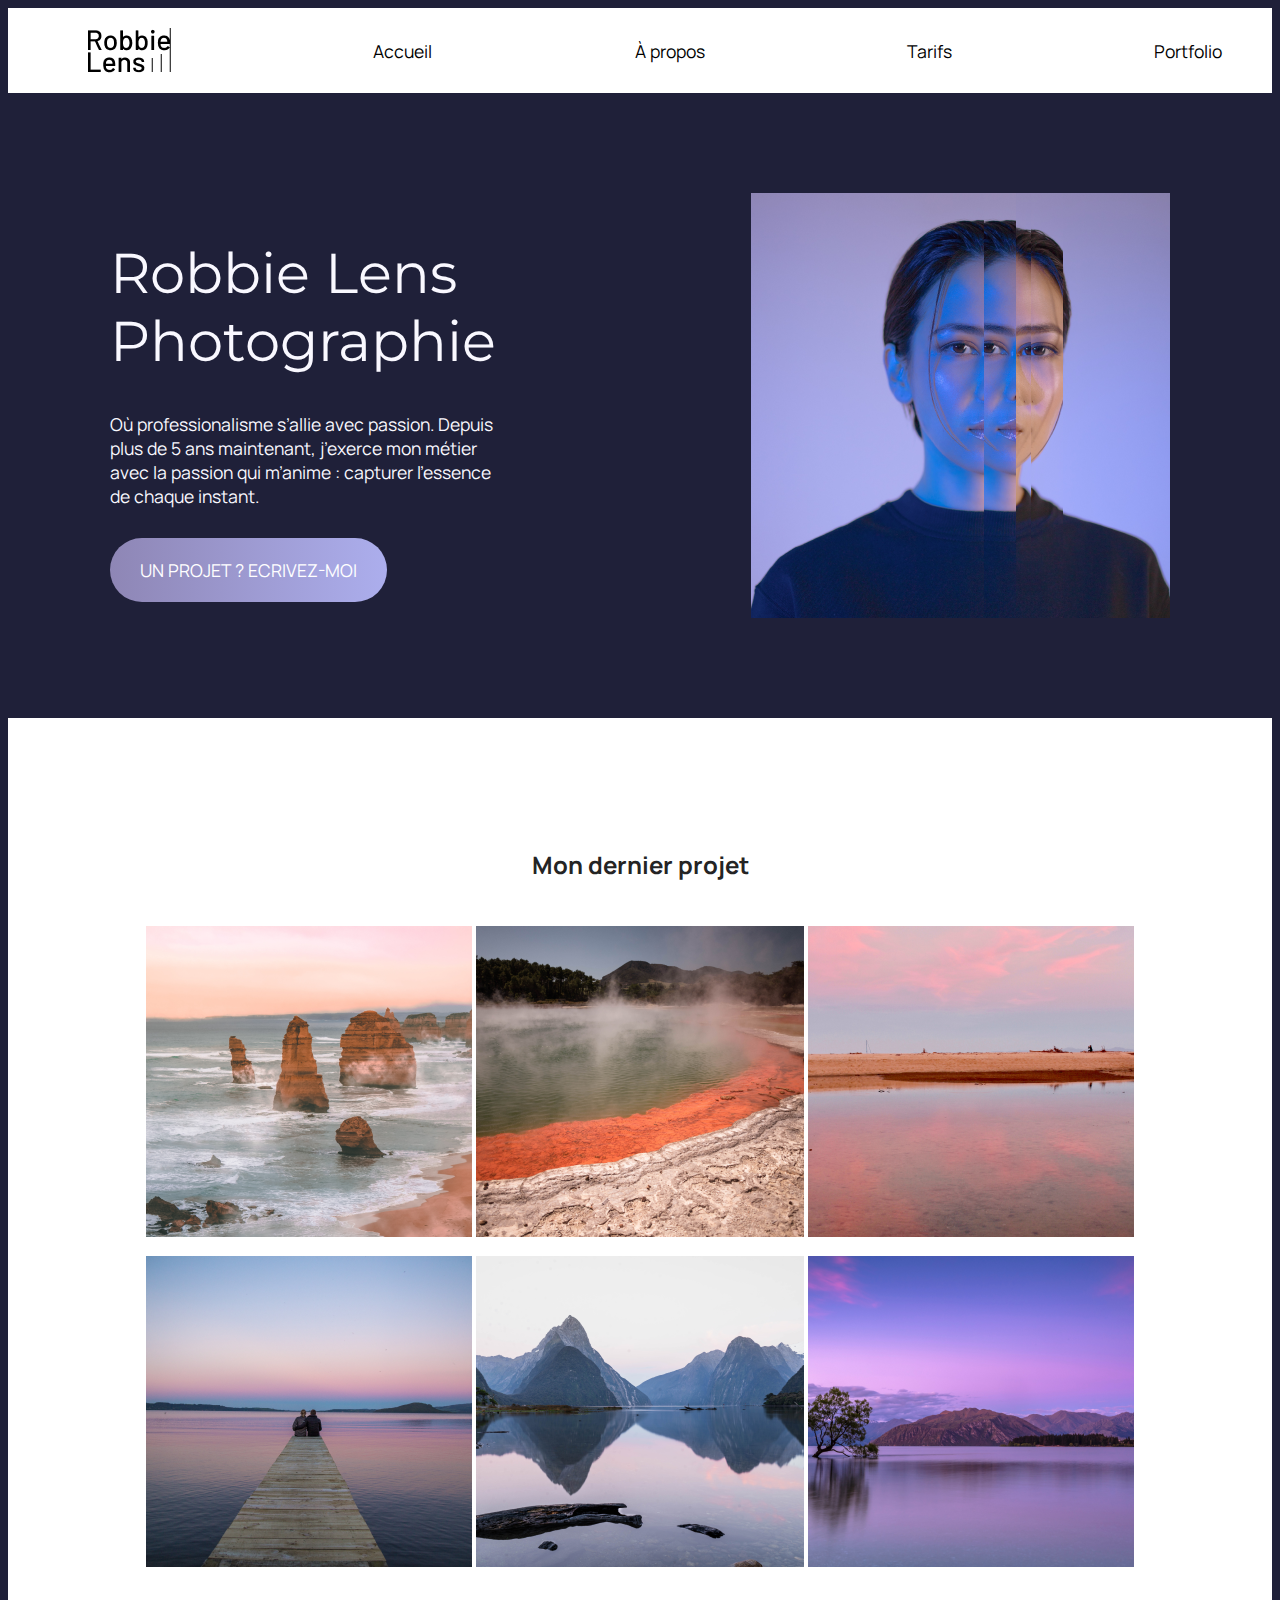
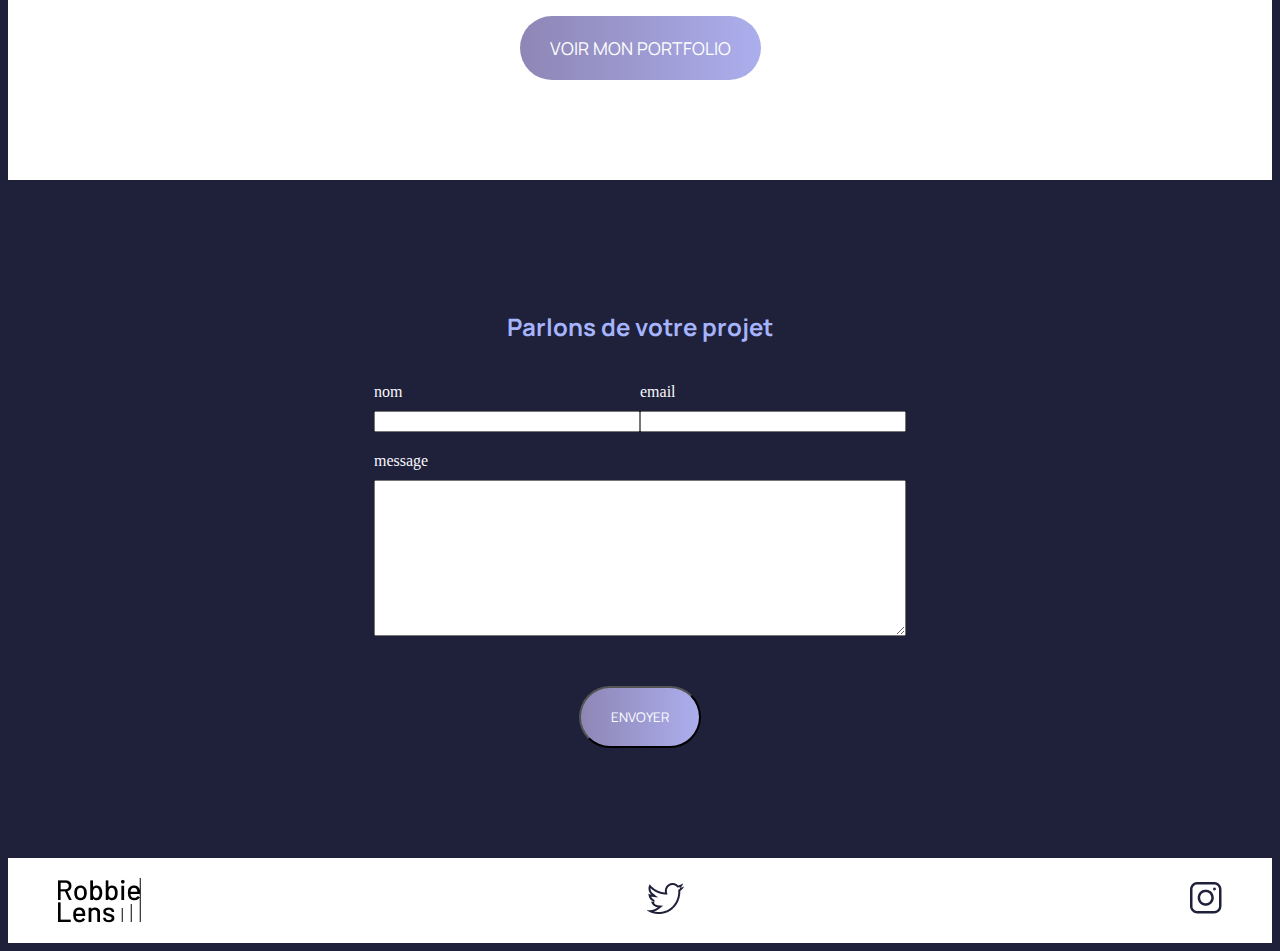
<file: index.html>
<!DOCTYPE html>
<html lang="fr">

<head>
    <meta charset="utf-8">
    <title> Accueil - Robbie Les Photographie </title>

    <link href="styles/index.css" rel="stylesheet">
    <meta name="viewport" content="width=device-width, intial-scale=1.0">

    <link rel="preconnect" href="https://fonts.googleapis.com">
    <link rel="preconnect" href="https://fonts.gstatic.com" crossorigin>
    <link href="https://fonts.googleapis.com/css2?family=Montserrat:ital,wght@0,100..900;1,100..900&display=swap" rel="stylesheet">

    <link rel="preconnect" href="https://fonts.googleapis.com">
    <link rel="preconnect" href="https://fonts.gstatic.com" crossorigin>
    <link href="https://fonts.googleapis.com/css2?family=Manrope:wght@200..800&family=Montserrat:ital,wght@0,100..900;1,100..900&display=swap" rel="stylesheet">
</head>

<body>
    <header>
        <nav>
            <!-- <div class="entete"> -->
                <img src="images/logo.png" title="À propos" alt="À propos">
                <a href="index.html">Accueil</a>
                <a href="a-propos.html"> À propos </a>
                <a href="tarifs.html"> Tarifs </a>
                <a href="portfolio.html"> Portfolio </a>
            <!-- </div> -->
        </nav>
    </header>   
    <main>
        <section class="accuiel-introduction">
            <div >
                <h1> Robbie Lens Photographie</h1>
                <pr> 
                    Où <span class="class2">professionalisme</span> s’allie avec <span class="class2">passion</span>. Depuis plus de 5 ans maintenant, j’exerce mon métier avec la passion
                    qui m’anime : capturer l’essence de chaque instant.
                </pr>  
                <a href="#contact" class="cta">UN PROJET ? ECRIVEZ-MOI</a> 
            </div> 
            <img src="images/robbie-lens.png" title="Accueil - Robbie Les Photographie" alt="Accueil - Robbie Les Photographie">   
        </section>
        <section class="accuiel-photos">
            <h2>Mon dernier projet</h2>
            <div>
                <img src="images/accueil/element-1.png" alt="Twelve apostles - Australie">
                <img src="images/accueil/element-2.png" alt="Wai-O-Tapu - Nouvelle-Zélande">
                <img src="images/accueil/element-3.png" alt="Parc National d’Abel Tasman - Nouvelle-Zélande">
            </div>
            <div>
                <img src="images/accueil/element-4.png" alt="Lac Rotorua - Nouvelle-Zélande">
                <img src="images/accueil/element-5.png" alt="Milford Sound - Nouvelle-Zélande">
                <img src="images/accueil/element-6.png" alt="Lac Wanaka - Nouvelle-Zélande">
            </div>
            <div>
                <a class="cta" href="portfolio.html">VOIR MON PORTFOLIO</a>
            </div>
        </section>
        
        <section>
            <h2  id="contact" class="section-contact">Parlons de votre projet</h2>
            <form method="get" action="">
                <div class="format-nom-email">
                    <div>
                        <label class="nom-email-message" for="nom">nom</label>
                        <input type="text" name="nom" id="nom">
                    </div>
                    <div>
                        <label class="nom-email-message" for="email">email</label>
                        <input type="email" name="email" id="Email" >
                    </div>
                </div>
                <div  class="format-message">
                    <label class="nom-email-message" for="message">message</label>
                    <textarea name="message" id="message" rows="10"> </textarea>
                </div>
                <div  class="format-button">
                    <input type="submit" value="ENVOYER" class="cta">
                </div>
            </form>
        </section>
    </main>  
    <footer>  
        <!-- <div class="pied"> -->
            <img src="images/logo.png" title="À propos" alt="À propos">
            <a href="https://twitter.com/" target="_blank">
                <img src="images/twitter.png" title="Twitter handle" alt="Twitter handle X"></a>
            <a href="https://www.instagram.com/"target="_blank">
                <img src="images/instagram.png" title="Instagram handle" alt="Instagram handle"></a>
        <!-- </div> -->
    </footer> 


</body>
</html>
</file>
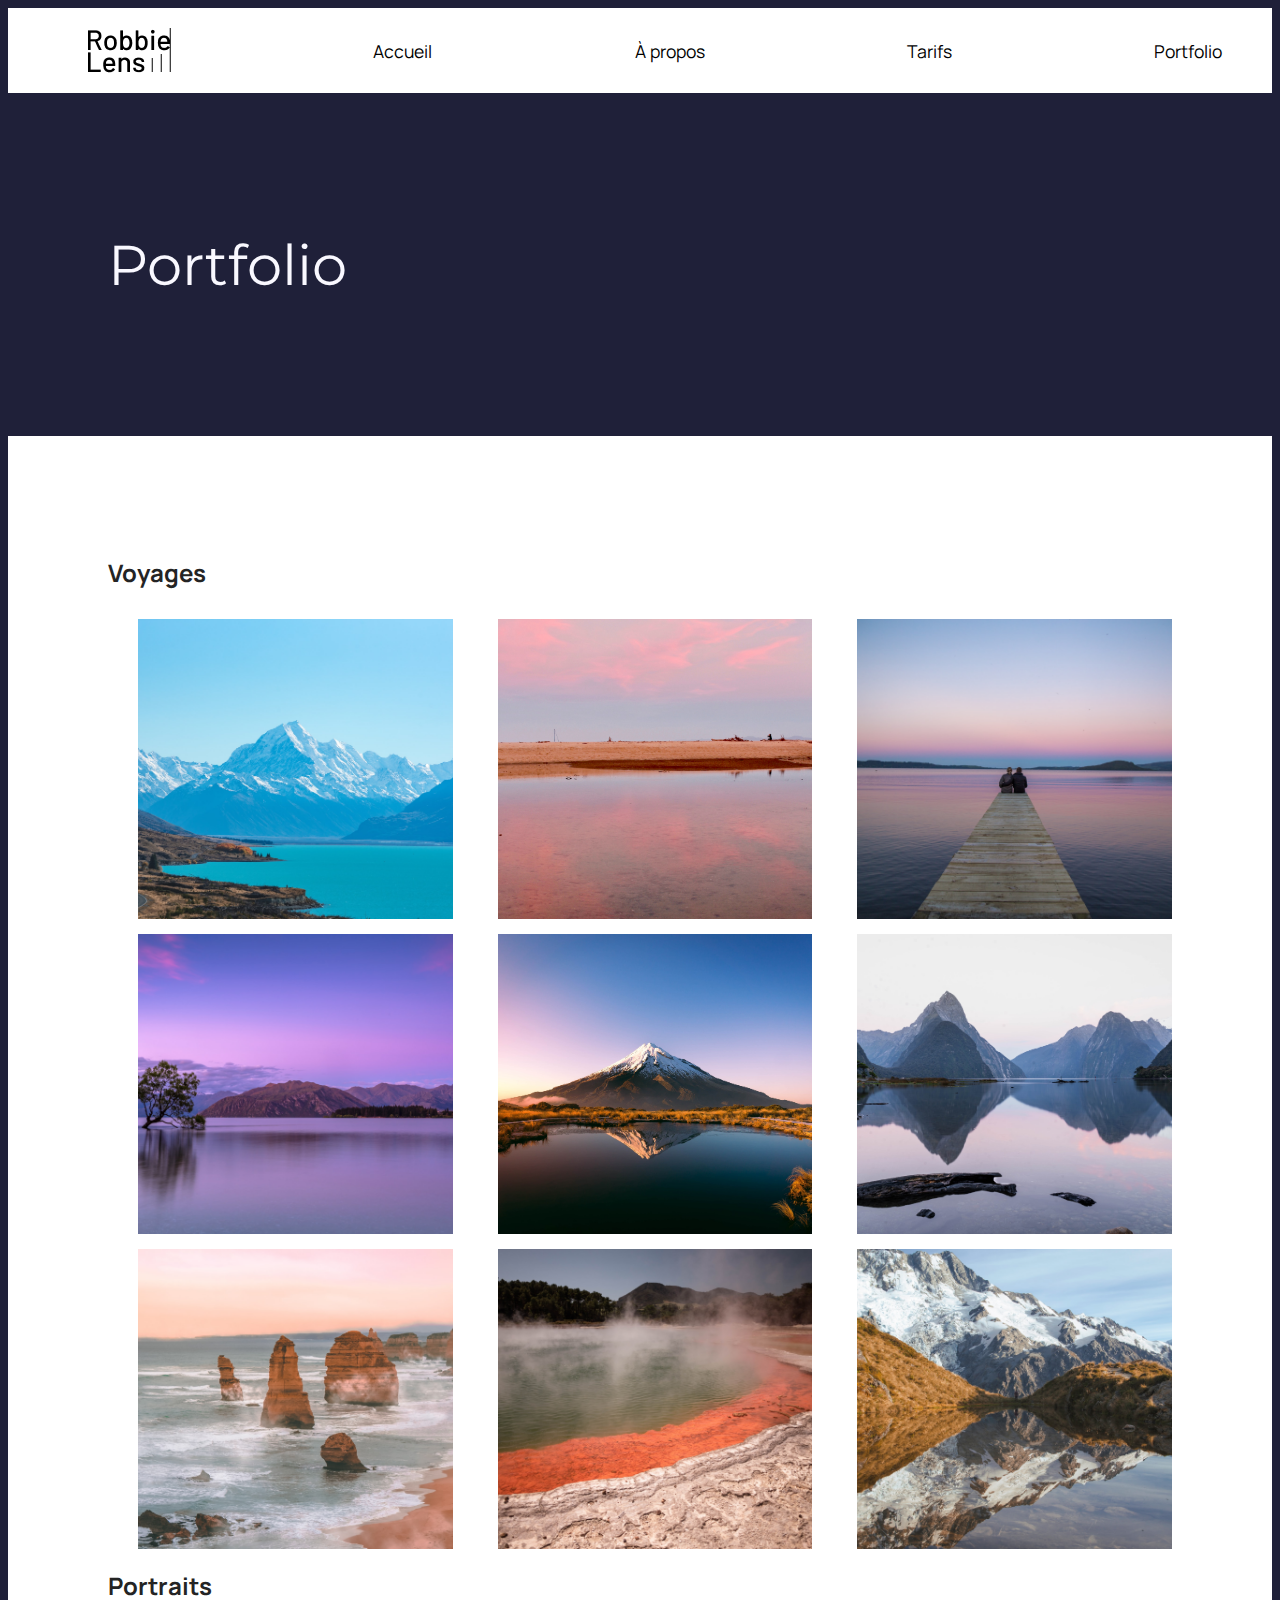
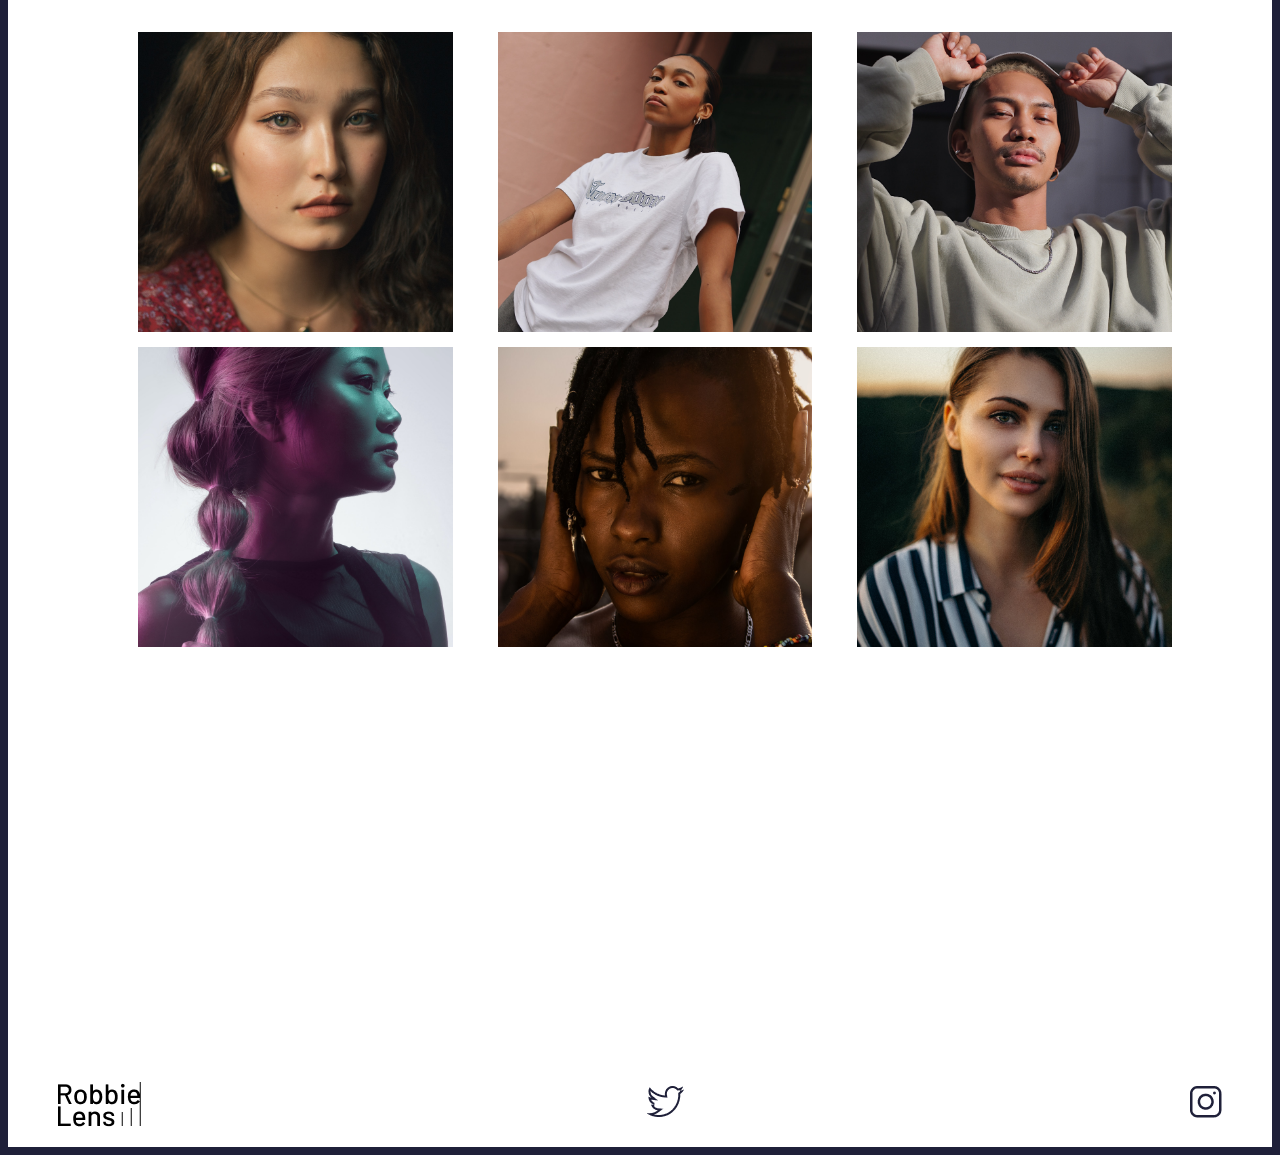
<file: portfolio.html>
<!DOCTYPE html>
<html lang="fr">

<head>
    <meta charset="utf-8">
    <title> Portfolio - Robbie Les Photographie </title>

    <link href="styles/portfolio.css" rel="stylesheet">

    <link rel="preconnect" href="https://fonts.googleapis.com">
    <link rel="preconnect" href="https://fonts.gstatic.com" crossorigin>
    <link href="https://fonts.googleapis.com/css2?family=Montserrat:ital,wght@0,100..900;1,100..900&display=swap" rel="stylesheet">

    <link rel="preconnect" href="https://fonts.googleapis.com">
    <link rel="preconnect" href="https://fonts.gstatic.com" crossorigin>
    <link href="https://fonts.googleapis.com/css2?family=Manrope:wght@200..800&family=Montserrat:ital,wght@0,100..900;1,100..900&display=swap" rel="stylesheet">
</head>
<body>
    <header>
        <nav>
            <!-- <div class="entete"> -->
                <img src="images/logo.png" title="Accueil" alt="Accueil">
                <a href="index.html">Accueil</a>
                <a href="a-propos.html"> À propos </a>
                <a href="tarifs.html"> Tarifs </a>
                <a href="portfolio.html"> Portfolio </a>
            <!-- </div> -->
        </nav>
    </header>
    <main>
        <section>
            <h1>Portfolio</h1>
        </section>
        <section class="portfolio-section-photos">
            <h2>Voyages</h2>
            <div class="grid-paysages">
                <a href="images/portfolio/paysage1.jpg">
                    <img src="images/portfolio/paysage1.jpg" alt="Mont Aoraki - Nouvelle-Zélande" >
                    <div class="photo-hover">Voir la photo</div>
                </a>
                <a href="images/portfolio/paysage2.jpg">
                    <img src="images/portfolio/paysage2.jpg" alt="Parc National d’Abel Tasman - Nouvelle-Zélande" >
                    <div class="photo-hover">Voir la photo</div>
                </a>
                <a href="images/portfolio/paysage3.jpg">
                    <img src="images/portfolio/paysage3.jpg" alt="Lac Rotorua - Nouvelle-Zélande" >
                    <div class="photo-hover">Voir la photo</div>
                <a href="images/portfolio/paysage4.jpg">
                    <img src="images/portfolio/paysage4.jpg" alt="Lac Wanaka - Nouvelle-Zélande" >
                    <div class="photo-hover">Voir la photo</div>
                <a href="images/portfolio/paysage5.jpg">
                    <img src="images/portfolio/paysage5.jpg" alt="Mont Taranaki - Nouvelle-Zélande" >
                    <div class="photo-hover">Voir la photo</div>
                </a>
                <a href="images/portfolio/paysage6.jpg"> 
                    <img src="images/portfolio/paysage6.jpg" alt="Milford Sound - Nouvelle-Zélande" >
                    <div class="photo-hover">Voir la photo</div>
                </a>
                <a href="images/portfolio/paysage7.jpg">
                    <img src="images/portfolio/paysage7.jpg" alt="Twelve Apostle - Australie" >
                    <div class="photo-hover">Voir la photo</div>
                </a>
                <a href="images/portfolio/paysage8.jpg">
                    <img src="images/portfolio/paysage8.jpg" alt="Wai-O-Tapu - Nouvelle-Zélande" >
                    <div class="photo-hover">Voir la photo</div>
                </a>
                <a href="images/portfolio/paysage9.jpg">
                    <img src="images/portfolio/paysage9.jpg" alt="Mont Cook - Nouvelle Zélande" >
                    <div class="photo-hover">Voir la photo</div>
                </a>
            </div>
            <h2>Portraits</h2>
            <div class="grid-portraits">
                <a href="images/portfolio/portrait1.jpg">
                    <img src="images/portfolio/portrait1.jpg" alt="Portrait jeune femme 1" >
                    <div class="photo-hover">Voir la photo</div>
                </a>
                <a href="images/portfolio/portrait2.jpg">
                    <img src="images/portfolio/portrait2.jpg" alt="Portrait jeune femme 2" >
                    <div class="photo-hover">Voir la photo</div>
                </a>
                <a href="images/portfolio/portrait3.jpg">
                    <img src="images/portfolio/portrait3.jpg" alt="Portrait jeune homme 3" >
                    <div class="photo-hover">Voir la photo</div>
                </a>
                <a href="images/portfolio/portrait4.jpg">
                    <img src="images/portfolio/portrait4.jpg" alt="Portrait jeune femme 4" >
                    <div class="photo-hover">Voir la photo</div>
                </a>
                <a href="images/portfolio/portrait5.jpg">
                    <img src="images/portfolio/portrait5.jpg" alt="Portrait jeune femme 5" >
                    <div class="photo-hover">Voir la photo</div>
                </a>
                <a href="images/portfolio/portrait6.jpg">
                    <img src="images/portfolio/portrait6.jpg" alt="Portrait jeune femme 6" >
                    <div class="photo-hover">Voir la photo</div>
                </a>
            </div>
        </section>
    </main>
    <footer>  
        <!-- <div class="pied"> -->
            <img src="images/logo.png" title="À propos" alt="À propos">
            <a href="https://twitter.com/" target="_blank">
                <img src="images/twitter.png" title="Twitter handle" alt="Twitter handle X"></a>
            <a href="https://www.instagram.com/"target="_blank">
                <img src="images/instagram.png" title="Instagram handle" alt="Instagram handle"></a>
        <!-- </div> -->
    </footer> 
</body>
</html>
</file>
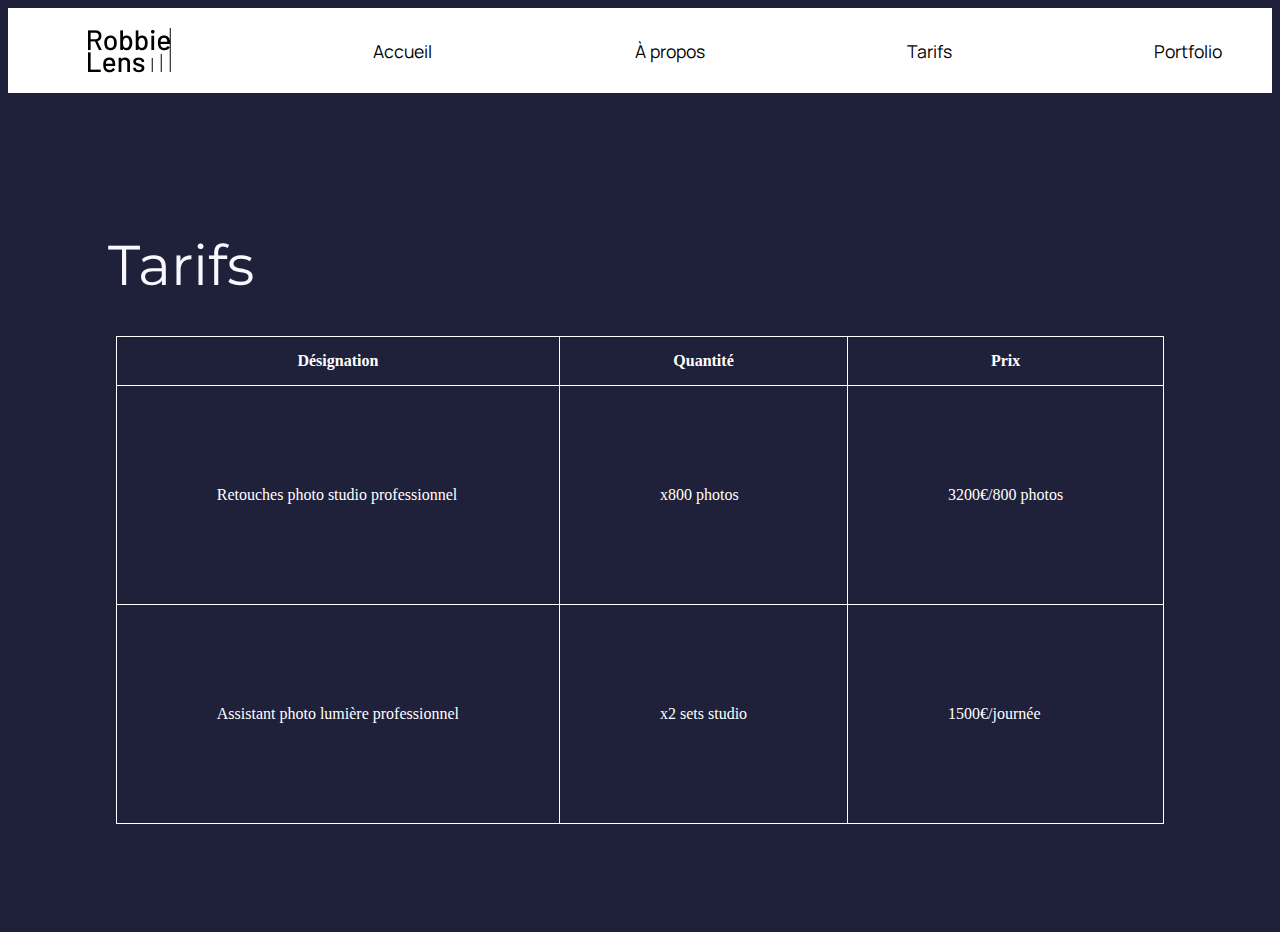
<file: tarifs.html>
<!DOCTYPE html>
<html lang="fr">

<head>
    <meta charset="utf-8">
    <title> Accueil - Robbie Les Photographie </title>

    <link href="styles/tarifs.css" rel="stylesheet">

    <link rel="preconnect" href="https://fonts.googleapis.com">
    <link rel="preconnect" href="https://fonts.gstatic.com" crossorigin>
    <link href="https://fonts.googleapis.com/css2?family=Montserrat:ital,wght@0,100..900;1,100..900&display=swap" rel="stylesheet">

    <link rel="preconnect" href="https://fonts.googleapis.com">
    <link rel="preconnect" href="https://fonts.gstatic.com" crossorigin>
    <link href="https://fonts.googleapis.com/css2?family=Manrope:wght@200..800&family=Montserrat:ital,wght@0,100..900;1,100..900&display=swap" rel="stylesheet">
</head>

<body>
    <header>
        <nav>
            <!-- <div class="entete"> -->
                <img src="images/logo.png" title="À propos" alt="À propos">
                <a href="index.html">Accueil</a>
                <a href="a-propos.html"> À propos </a>
                <a href="tarifs.html"> Tarifs </a>
                <a href="portfolio.html"> Portfolio </a>
            <!-- </div> -->
        </nav>
    </header>   
    <main>
        <section>
            <h1>Tarifs</h1>
            <table>
                <tr>
                    <th> Désignation</th>
                    <th> Quantité</th>
                    <th> Prix</th>
                </tr>
                <tr>
                    <td> Retouches photo studio professionnel</td>
                    <td> x800 photos</td>
                    <td> 3200€/800 photos</td>
                </tr>
                <tr>
                    <td> Assistant photo lumière professionnel</td>
                    <td>x2 sets studio</td>
                    <td>1500€/journée</td>
                </tr>
            </table>
        </section>
</file>
<file: styles/index.css>
header, footer{
    background-color: white;
    padding:20px 50px 20px 50px;
}
nav, footer{
    display:flex;
    justify-content:space-between;
    align-items: center;
}
body {
    background-color:#1F2039;
}
section{
    padding:100px;
}
a {
    color:black;
    text-decoration: none;
    font-size: 1.1em;
    font-family: "Manrope", sans-serif;
   }
nav,a{
    margin-left: 30px;
}
a:hover{
    text-decoration: underline;
}
div{
    color: #242424;
}
h1 {
    font-size: 3.5em;
    color: #F9F8FF;
    font-weight: 400;
    font-family: "Montserrat", sans-serif;
}
h2 {
    font-family: "Manrope", sans-serif;
    color: #242424;
    margin-bottom: 30px;
}
li,ul,ol{
    font-size: 1.1em;
    color: #F9F8FF;
    font-family: "Manrope", sans-serif;
}
pr{
    font-size: 1.1em;
    color: #F9F8FF;
    font-family: "Manrope", sans-serif;
}
.accuiel-introduction {
    display:flex;
    width:50%;
    justify-content: center;
    align-items: center;
    margin:auto;
    gap:175px;
}
.accuiel-introduction div{
    padding-right: 80px;
}
.accuiel-photos {
    background-size: cover;
    background: white;
    display:flex;
    flex-direction: column;
    gap:15px;
    justify-content: center;
    align-items: center;  
}
@media screen and (max-width:1000px) {
    .accuiel-introduction {
        display:flex;
        flex-direction: column;
        width:100%;
        gap:50px;
        border:#F9F8FF solid 4px; 
    }
    .accuiel-introduction div{
        padding-right: 20px;
    }
    .accuiel-photos{
        background: white;
        display:flex; 
        flex-direction: column;
        align-items: center;
        /* justify-content:space-between; */
        border:red solid 4px;
        width:100%;
        gap:50px; 
        /* padding-left: 20px;
        padding-right: 20px; */
    }
    .accuiel-photos div{
        display:flex;
        flex-direction: column;
        justify-content:space-between;
        gap:50px;
    }
    section{
        border:red solid 4px;
        width:100%;
    }
    header, footer{
        border:rgb(211, 13, 211) solid 4px;
        background-color: white;
        padding:20px 50px 20px 50px;  
    }
    nav, footer{
        display:flex;
        flex-direction: column;
        
    }
    
    
}
.cta{
    display: inline-block;
    font-family: "Manrope", sans-serif;
    color: white;
    background: linear-gradient(90deg, #8E86B5, #ACAEED);
    border-radius: 50px;
    padding: 20px 30px;
    margin: auto ;
}
.cta, h2, h1, ul{
    margin-top: 30px;
}
.cta a:hover{
    background: linear-gradient(90deg, #696484, #8788BA);
    text-decoration: none;
}
.section-contact{
    color: #a5b4fc;
    text-align:center;
}

.format-nom-email{
    display:flex;
    flex-direction:row;
    /* justify-content:stretch; */
    /* align-items: stretch; */
    /* color: white; */
    width:50%;
    /* text-align:center; */
    /* border:#F9F8FF solid 4px; */
    margin: auto;
    padding:10px;
}
.format-nom-email div{
    display:flex;
    flex-direction: column;
    /* justify-content:stretch; */
    /* border:rgb(201, 21, 51) solid 5px; */
    width:50%;
    /* color:#F9F8FF; */
    margin:auto;
    /* padding: 20px; */
}
.format-message{
    display:flex;
    flex-direction:column;
    /* align-items: center; */
    /* justify-content:center; */
    width:50%;
    /* border:#F9F8FF solid 4px; */
    margin:auto;
    padding:10px;
}
.format-button{
    display:flex;
    /* border:#F9F8FF solid 4px; */
    width:50%;
    margin:auto;
    padding:10px;
}
.nom-email-message{
    color:#F9F8FF;
    padding-bottom: 10px;
}
</file>
<file: styles/portfolio.css>
header, footer{
    background-color: white;
    padding:20px 50px 20px 50px;
}
nav, footer{
    display:flex;
    justify-content:space-between;
    align-items: center;
}
body {
    background-color:#1F2039;
}
section{
    padding:100px;
}
a {
    color:black;
    text-decoration: none;
    font-size: 1.1em;
    font-family: "Manrope", sans-serif;
   }
nav,a{
    margin-left: 30px;
}
a:hover{
    text-decoration: underline;
}
div{
    color: #242424;
}
h1 {
    font-size: 3.5em;
    color: #F9F8FF;
    font-weight: 400;
    font-family: "Montserrat", sans-serif;
}
h2 {
    font-family: "Manrope", sans-serif;
    color: #242424;
    margin-bottom: 30px;
}
li,ul,ol{
    font-size: 1.1em;
    color: #F9F8FF;
    font-family: "Manrope", sans-serif;
}
pr{
    font-size: 1.1em;
    color: #F9F8FF;
    font-family: "Manrope", sans-serif;
}
.portfolio-section-photos {
    background: white;
}
.grid-paysages{
    display:grid;
    grid-template-columns: 1fr 1fr 1fr;
    grid-template-rows: 300px 300px 300px;
    gap: 15px;
}
.grid-portraits{
    display:grid;
    grid-template-columns: 1fr 1fr 1fr;
    grid-template-rows: 300px 300px 300px;
    gap: 15px;
}
.grid-paysages img, 
.grid-portraits img {
    width: 100%;
    height: 100%;
    object-fit: cover;
}
/* .lien-conteneur-photo{
    position: relative;
} */
.grid-paysages a, 
.grid-portraits a {
    position: relative;
}
.photo-hover{
    position: absolute;
    top:0;
    left:0;
    right:0;
    bottom:0;
    display: flex;
    justify-content: center;
    align-items: center;
    font-size: 1.5em;
    color: white;
    background-color: rgba(0, 0, 0, 0.7);
    display:none; 
}

.grid-paysages a:hover .photo-hover, .grid-portraits a:hover .photo-hover {
    display: flex;
}
</file>
<file: styles/tarifs.css>
header, footer{
    background-color: white;
    padding:20px 50px 20px 50px;
}
nav, footer{
    display:flex;
    justify-content:space-between;
    align-items: center;
}
body {
    background-color:#1F2039;
}
section{
    padding:100px;
}
a {
    color:black;
    text-decoration: none;
    font-size: 1.1em;
    font-family: "Manrope", sans-serif;
   }
nav,a{
    margin-left: 30px;
}
a:hover{
    text-decoration: underline;
}
div{
    color: #242424;
}
h1 {
    font-size: 3.5em;
    color: #F9F8FF;
    font-weight: 400;
    font-family: "Montserrat", sans-serif;
}
h2 {
    font-family: "Manrope", sans-serif;
    color: #242424;
    margin-bottom: 30px;
}
li,ul,ol{
    font-size: 1.1em;
    color: #F9F8FF;
    font-family: "Manrope", sans-serif;
}
pr{
    font-size: 1.1em;
    color: #F9F8FF;
    font-family: "Manrope", sans-serif;
}
table{
    border-collapse: collapse;
    color: white;
    margin:auto;
    
}
td{
    border: 1px solid white;
    padding: 100px;
}
th {
    border: 1px solid white;
    padding: 15px; 
}
</file>
